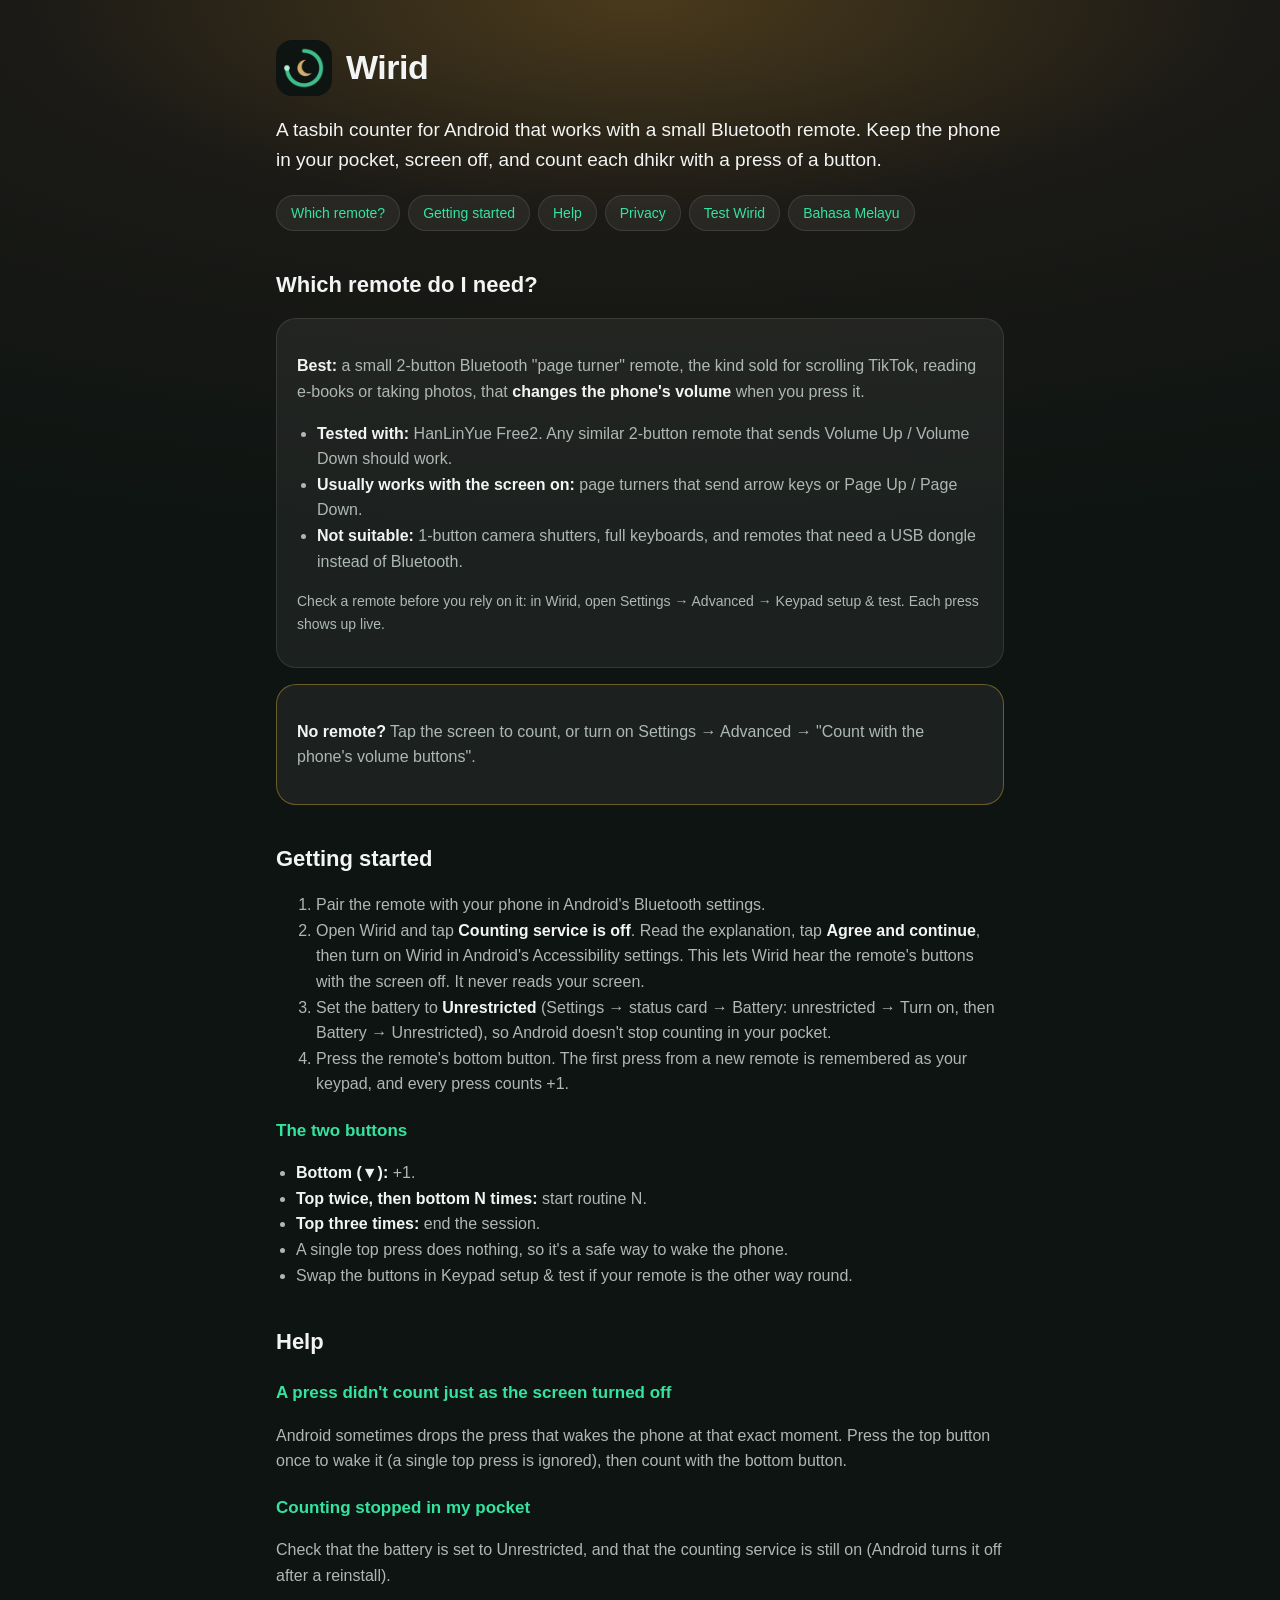
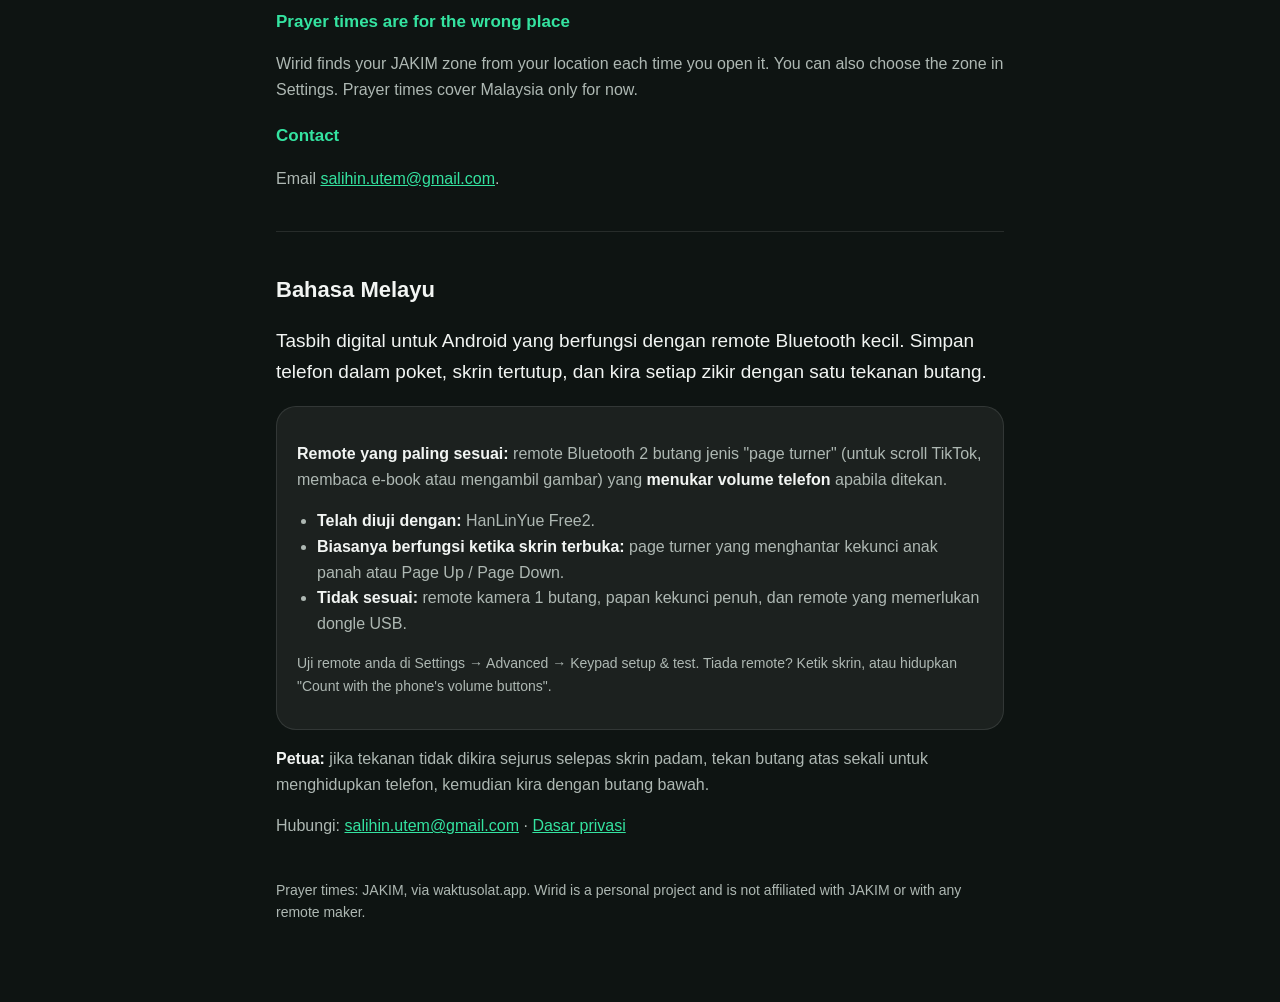
<file: index.html>
<!doctype html>
<html lang="en">
<head>
<meta charset="utf-8">
<meta name="viewport" content="width=device-width, initial-scale=1">
<title>Wirid: remote tasbih counter</title>
<meta name="description" content="Wirid is a dhikr counter for Android that works with a small Bluetooth remote, screen off, phone in your pocket.">
<link rel="icon" href="icon.png">
<link rel="stylesheet" href="style.css">
</head>
<body>
<main>
  <header><img src="icon.png" alt=""><h1>Wirid</h1></header>
  <p class="lead">A tasbih counter for Android that works with a small Bluetooth remote. Keep the phone in your pocket, screen off, and count each dhikr with a press of a button.</p>
  <nav><a href="#remote">Which remote?</a><a href="#start">Getting started</a><a href="#help">Help</a><a href="privacy.html">Privacy</a><a href="testers.html">Test Wirid</a><a href="#ms">Bahasa Melayu</a></nav>

  <h2 id="remote">Which remote do I need?</h2>
  <div class="card">
    <p><strong>Best:</strong> a small 2-button Bluetooth "page turner" remote, the kind sold for scrolling TikTok, reading e-books or taking photos, that <strong>changes the phone's volume</strong> when you press it.</p>
    <ul>
      <li><strong>Tested with:</strong> HanLinYue Free2. Any similar 2-button remote that sends Volume Up / Volume Down should work.</li>
      <li><strong>Usually works with the screen on:</strong> page turners that send arrow keys or Page Up / Page Down.</li>
      <li><strong>Not suitable:</strong> 1-button camera shutters, full keyboards, and remotes that need a USB dongle instead of Bluetooth.</li>
    </ul>
    <p class="muted">Check a remote before you rely on it: in Wirid, open Settings → Advanced → Keypad setup &amp; test. Each press shows up live.</p>
  </div>
  <div class="card gold">
    <p><strong>No remote?</strong> Tap the screen to count, or turn on Settings → Advanced → "Count with the phone's volume buttons".</p>
  </div>

  <h2 id="start">Getting started</h2>
  <ol>
    <li>Pair the remote with your phone in Android's Bluetooth settings.</li>
    <li>Open Wirid and tap <strong>Counting service is off</strong>. Read the explanation, tap <strong>Agree and continue</strong>, then turn on Wirid in Android's Accessibility settings. This lets Wirid hear the remote's buttons with the screen off. It never reads your screen.</li>
    <li>Set the battery to <strong>Unrestricted</strong> (Settings → status card → Battery: unrestricted → Turn on, then Battery → Unrestricted), so Android doesn't stop counting in your pocket.</li>
    <li>Press the remote's bottom button. The first press from a new remote is remembered as your keypad, and every press counts +1.</li>
  </ol>
  <h3>The two buttons</h3>
  <ul>
    <li><strong>Bottom (▼):</strong> +1.</li>
    <li><strong>Top twice, then bottom N times:</strong> start routine N.</li>
    <li><strong>Top three times:</strong> end the session.</li>
    <li>A single top press does nothing, so it's a safe way to wake the phone.</li>
    <li>Swap the buttons in Keypad setup &amp; test if your remote is the other way round.</li>
  </ul>

  <h2 id="help">Help</h2>
  <h3>A press didn't count just as the screen turned off</h3>
  <p>Android sometimes drops the press that wakes the phone at that exact moment. Press the top button once to wake it (a single top press is ignored), then count with the bottom button.</p>
  <h3>Counting stopped in my pocket</h3>
  <p>Check that the battery is set to Unrestricted, and that the counting service is still on (Android turns it off after a reinstall).</p>
  <h3>Prayer times are for the wrong place</h3>
  <p>Wirid finds your JAKIM zone from your location each time you open it. You can also choose the zone in Settings. Prayer times cover Malaysia only for now.</p>
  <h3>Contact</h3>
  <p>Email <a href="mailto:salihin.utem@gmail.com">salihin.utem@gmail.com</a>.</p>

  <hr>
  <h2 id="ms">Bahasa Melayu</h2>
  <p class="lead">Tasbih digital untuk Android yang berfungsi dengan remote Bluetooth kecil. Simpan telefon dalam poket, skrin tertutup, dan kira setiap zikir dengan satu tekanan butang.</p>
  <div class="card">
    <p><strong>Remote yang paling sesuai:</strong> remote Bluetooth 2 butang jenis "page turner" (untuk scroll TikTok, membaca e-book atau mengambil gambar) yang <strong>menukar volume telefon</strong> apabila ditekan.</p>
    <ul>
      <li><strong>Telah diuji dengan:</strong> HanLinYue Free2.</li>
      <li><strong>Biasanya berfungsi ketika skrin terbuka:</strong> page turner yang menghantar kekunci anak panah atau Page Up / Page Down.</li>
      <li><strong>Tidak sesuai:</strong> remote kamera 1 butang, papan kekunci penuh, dan remote yang memerlukan dongle USB.</li>
    </ul>
    <p class="muted">Uji remote anda di Settings → Advanced → Keypad setup &amp; test. Tiada remote? Ketik skrin, atau hidupkan "Count with the phone's volume buttons".</p>
  </div>
  <p><strong>Petua:</strong> jika tekanan tidak dikira sejurus selepas skrin padam, tekan butang atas sekali untuk menghidupkan telefon, kemudian kira dengan butang bawah.</p>
  <p>Hubungi: <a href="mailto:salihin.utem@gmail.com">salihin.utem@gmail.com</a> · <a href="privacy.html#ms">Dasar privasi</a></p>

  <p class="muted" style="margin-top:40px">Prayer times: JAKIM, via waktusolat.app. Wirid is a personal project and is not affiliated with JAKIM or with any remote maker.</p>
</main>
</body>
</html>
</file>
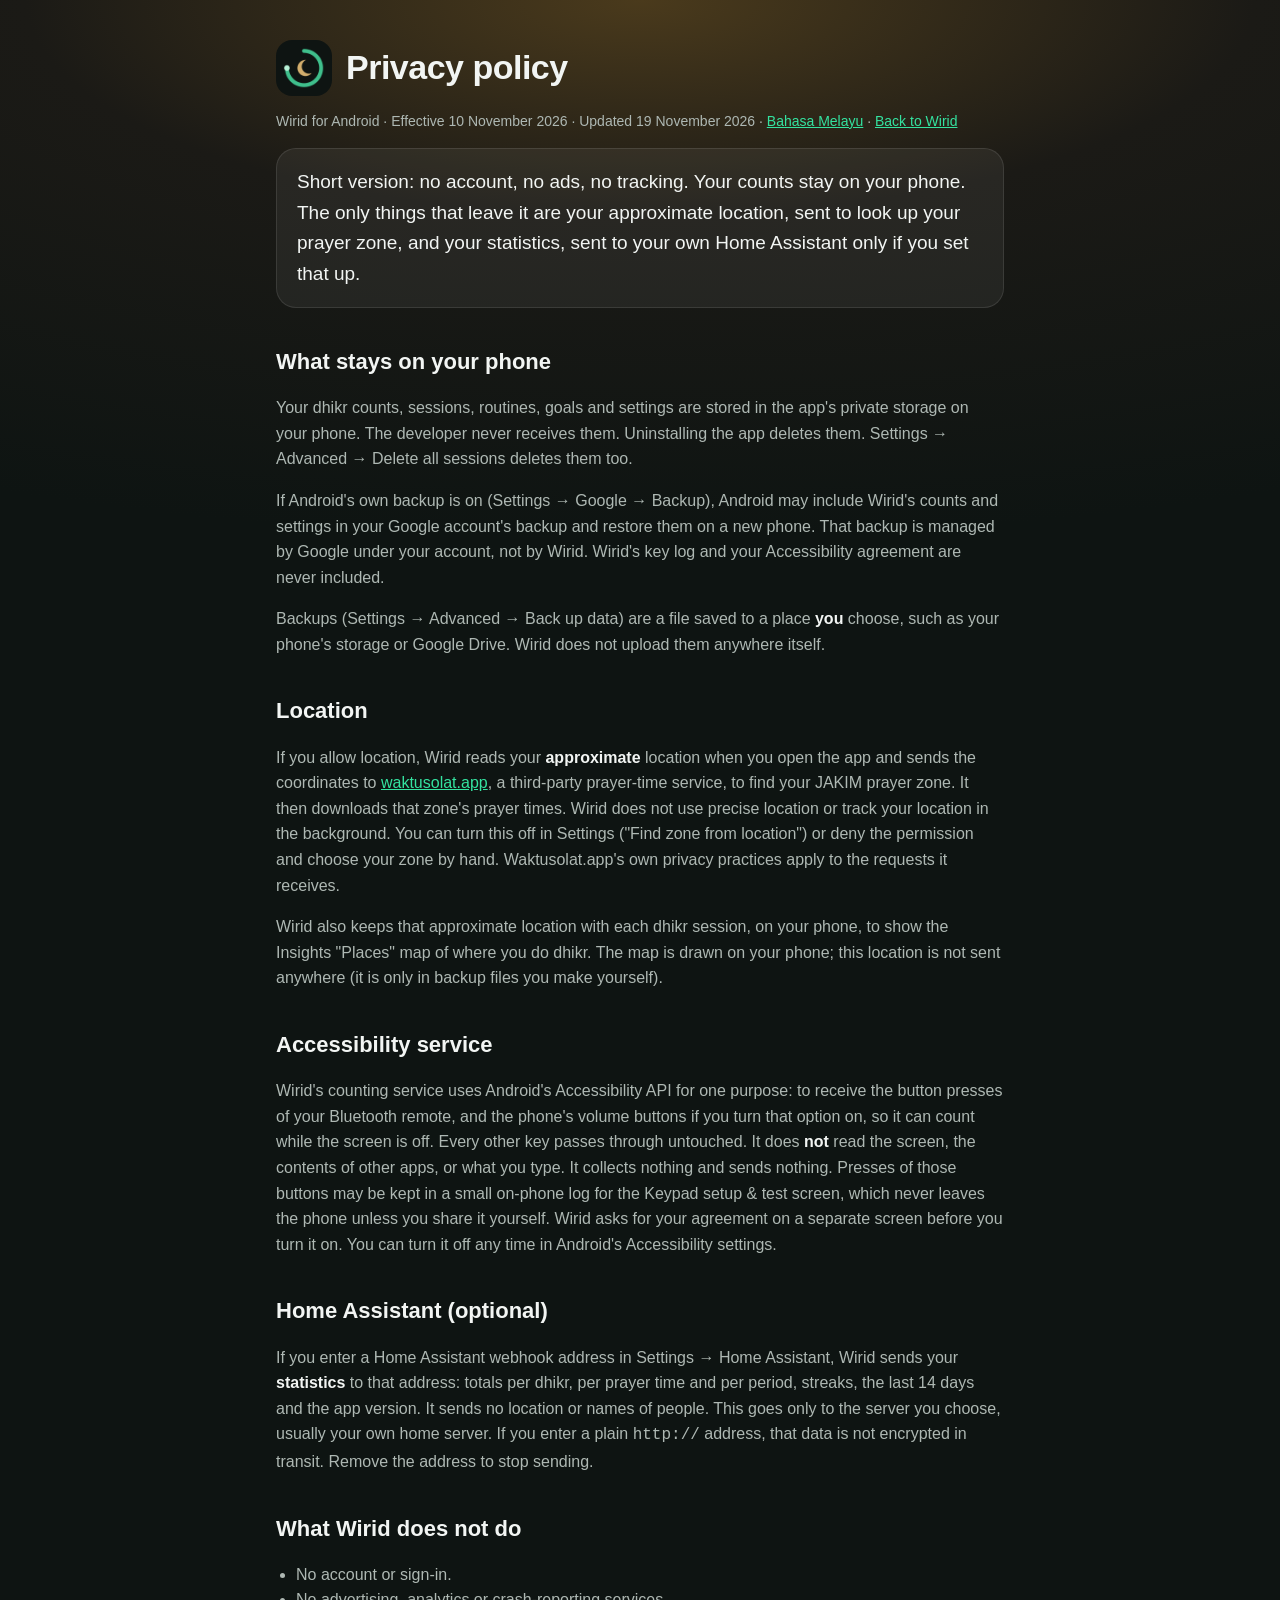
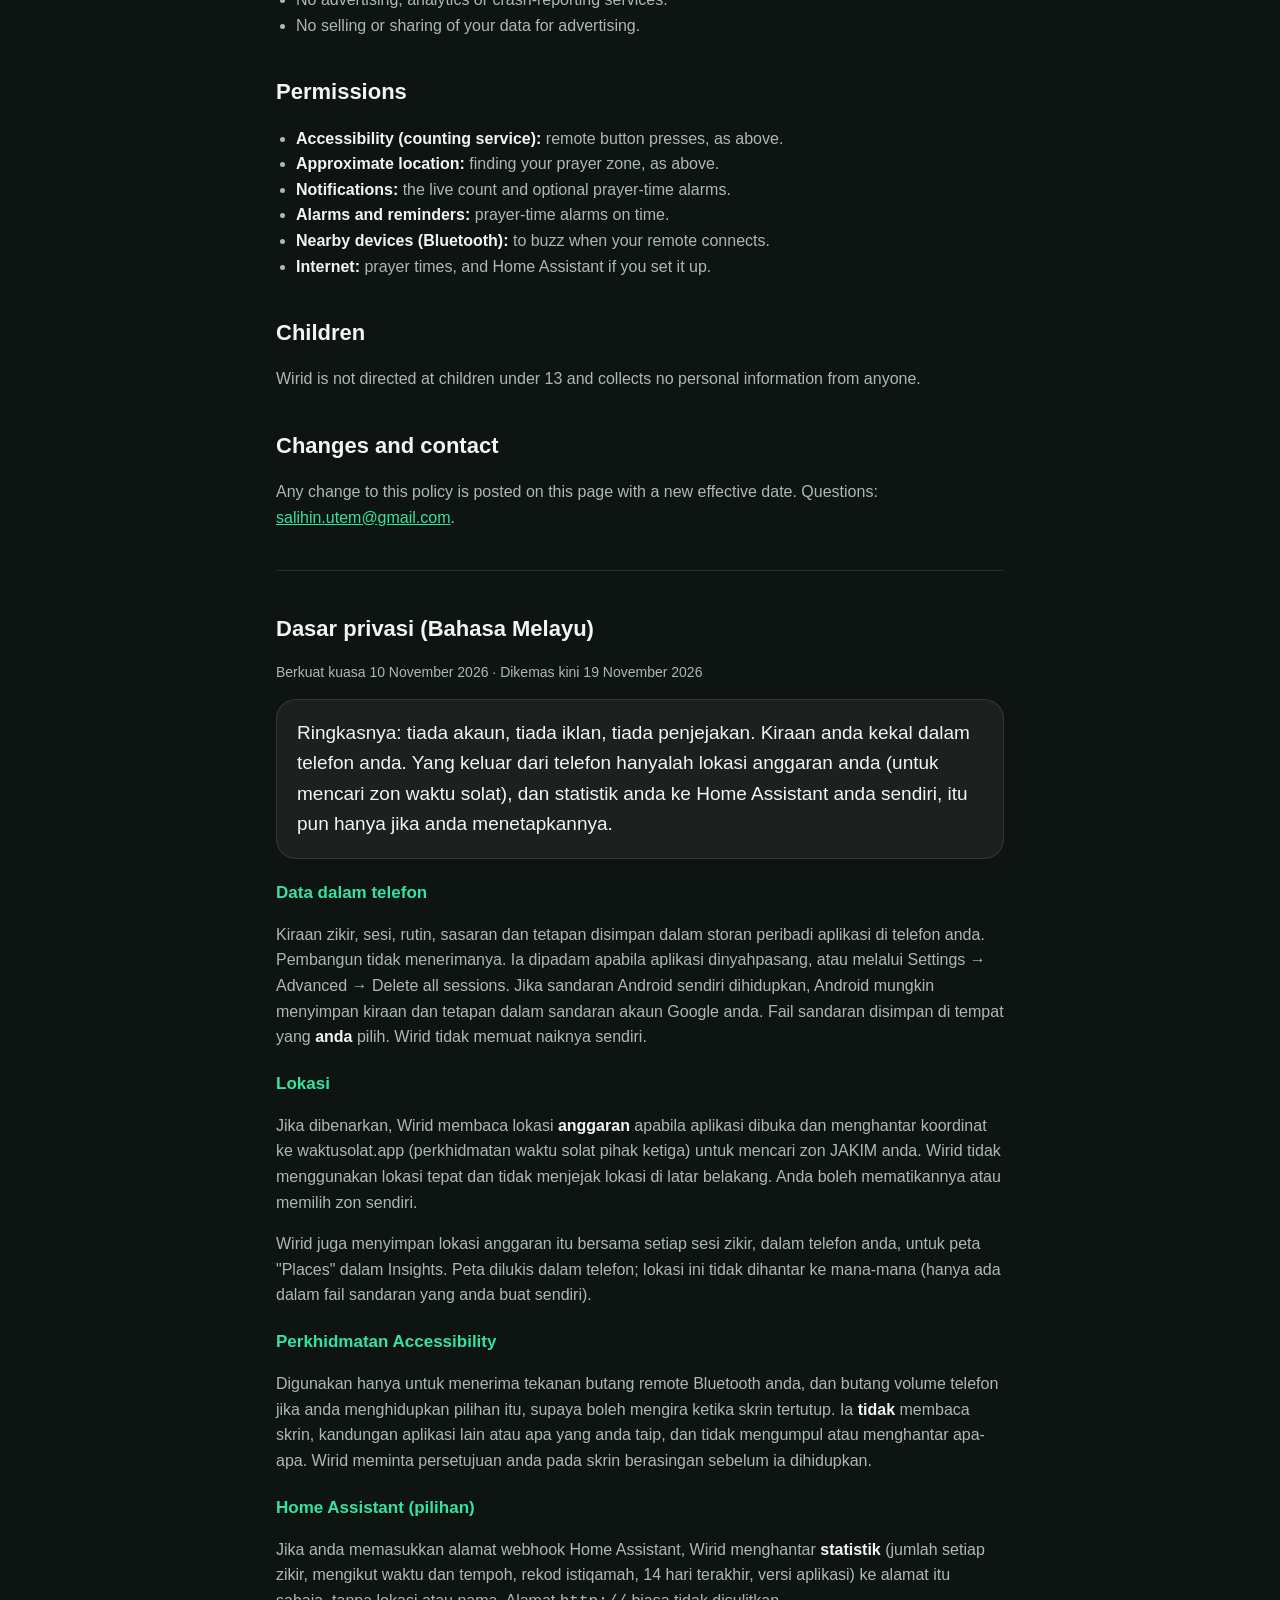
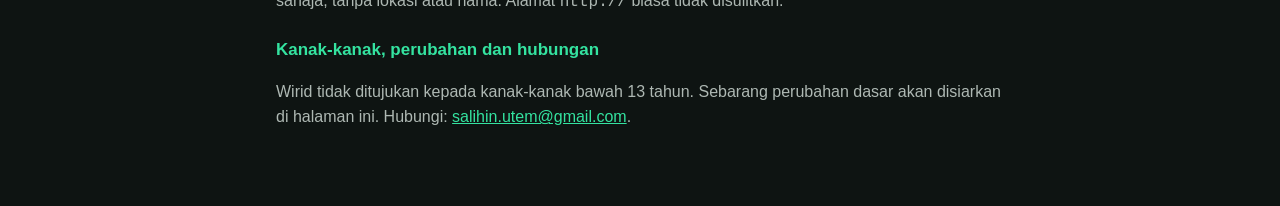
<file: privacy.html>
<!doctype html>
<html lang="en">
<head>
<meta charset="utf-8">
<meta name="viewport" content="width=device-width, initial-scale=1">
<title>Wirid privacy policy</title>
<link rel="icon" href="icon.png">
<link rel="stylesheet" href="style.css">
</head>
<body>
<main>
  <header><img src="icon.png" alt=""><h1>Privacy policy</h1></header>
  <p class="muted">Wirid for Android · Effective 10 November 2026 · Updated 19 November 2026 · <a href="#ms">Bahasa Melayu</a> · <a href="./">Back to Wirid</a></p>

  <div class="card"><p class="lead" style="margin:0">Short version: no account, no ads, no tracking. Your counts stay on your phone. The only things that leave it are your approximate location, sent to look up your prayer zone, and your statistics, sent to your own Home Assistant only if you set that up.</p></div>

  <h2>What stays on your phone</h2>
  <p>Your dhikr counts, sessions, routines, goals and settings are stored in the app's private storage on your phone. The developer never receives them. Uninstalling the app deletes them. Settings → Advanced → Delete all sessions deletes them too.</p>
  <p>If Android's own backup is on (Settings → Google → Backup), Android may include Wirid's counts and settings in your Google account's backup and restore them on a new phone. That backup is managed by Google under your account, not by Wirid. Wirid's key log and your Accessibility agreement are never included.</p>
  <p>Backups (Settings → Advanced → Back up data) are a file saved to a place <strong>you</strong> choose, such as your phone's storage or Google Drive. Wirid does not upload them anywhere itself.</p>

  <h2>Location</h2>
  <p>If you allow location, Wirid reads your <strong>approximate</strong> location when you open the app and sends the coordinates to <a href="https://waktusolat.app">waktusolat.app</a>, a third-party prayer-time service, to find your JAKIM prayer zone. It then downloads that zone's prayer times. Wirid does not use precise location or track your location in the background. You can turn this off in Settings ("Find zone from location") or deny the permission and choose your zone by hand. Waktusolat.app's own privacy practices apply to the requests it receives.</p>
  <p>Wirid also keeps that approximate location with each dhikr session, on your phone, to show the Insights "Places" map of where you do dhikr. The map is drawn on your phone; this location is not sent anywhere (it is only in backup files you make yourself).</p>

  <h2>Accessibility service</h2>
  <p>Wirid's counting service uses Android's Accessibility API for one purpose: to receive the button presses of your Bluetooth remote, and the phone's volume buttons if you turn that option on, so it can count while the screen is off. Every other key passes through untouched. It does <strong>not</strong> read the screen, the contents of other apps, or what you type. It collects nothing and sends nothing. Presses of those buttons may be kept in a small on-phone log for the Keypad setup &amp; test screen, which never leaves the phone unless you share it yourself. Wirid asks for your agreement on a separate screen before you turn it on. You can turn it off any time in Android's Accessibility settings.</p>

  <h2>Home Assistant (optional)</h2>
  <p>If you enter a Home Assistant webhook address in Settings → Home Assistant, Wirid sends your <strong>statistics</strong> to that address: totals per dhikr, per prayer time and per period, streaks, the last 14 days and the app version. It sends no location or names of people. This goes only to the server you choose, usually your own home server. If you enter a plain <code>http://</code> address, that data is not encrypted in transit. Remove the address to stop sending.</p>

  <h2>What Wirid does not do</h2>
  <ul>
    <li>No account or sign-in.</li>
    <li>No advertising, analytics or crash-reporting services.</li>
    <li>No selling or sharing of your data for advertising.</li>
  </ul>

  <h2>Permissions</h2>
  <ul>
    <li><strong>Accessibility (counting service):</strong> remote button presses, as above.</li>
    <li><strong>Approximate location:</strong> finding your prayer zone, as above.</li>
    <li><strong>Notifications:</strong> the live count and optional prayer-time alarms.</li>
    <li><strong>Alarms and reminders:</strong> prayer-time alarms on time.</li>
    <li><strong>Nearby devices (Bluetooth):</strong> to buzz when your remote connects.</li>
    <li><strong>Internet:</strong> prayer times, and Home Assistant if you set it up.</li>
  </ul>

  <h2>Children</h2>
  <p>Wirid is not directed at children under 13 and collects no personal information from anyone.</p>

  <h2>Changes and contact</h2>
  <p>Any change to this policy is posted on this page with a new effective date. Questions: <a href="mailto:salihin.utem@gmail.com">salihin.utem@gmail.com</a>.</p>

  <hr>
  <h2 id="ms">Dasar privasi (Bahasa Melayu)</h2>
  <p class="muted">Berkuat kuasa 10 November 2026 · Dikemas kini 19 November 2026</p>
  <div class="card"><p class="lead" style="margin:0">Ringkasnya: tiada akaun, tiada iklan, tiada penjejakan. Kiraan anda kekal dalam telefon anda. Yang keluar dari telefon hanyalah lokasi anggaran anda (untuk mencari zon waktu solat), dan statistik anda ke Home Assistant anda sendiri, itu pun hanya jika anda menetapkannya.</p></div>
  <h3>Data dalam telefon</h3>
  <p>Kiraan zikir, sesi, rutin, sasaran dan tetapan disimpan dalam storan peribadi aplikasi di telefon anda. Pembangun tidak menerimanya. Ia dipadam apabila aplikasi dinyahpasang, atau melalui Settings → Advanced → Delete all sessions. Jika sandaran Android sendiri dihidupkan, Android mungkin menyimpan kiraan dan tetapan dalam sandaran akaun Google anda. Fail sandaran disimpan di tempat yang <strong>anda</strong> pilih. Wirid tidak memuat naiknya sendiri.</p>
  <h3>Lokasi</h3>
  <p>Jika dibenarkan, Wirid membaca lokasi <strong>anggaran</strong> apabila aplikasi dibuka dan menghantar koordinat ke waktusolat.app (perkhidmatan waktu solat pihak ketiga) untuk mencari zon JAKIM anda. Wirid tidak menggunakan lokasi tepat dan tidak menjejak lokasi di latar belakang. Anda boleh mematikannya atau memilih zon sendiri.</p>
  <p>Wirid juga menyimpan lokasi anggaran itu bersama setiap sesi zikir, dalam telefon anda, untuk peta "Places" dalam Insights. Peta dilukis dalam telefon; lokasi ini tidak dihantar ke mana-mana (hanya ada dalam fail sandaran yang anda buat sendiri).</p>
  <h3>Perkhidmatan Accessibility</h3>
  <p>Digunakan hanya untuk menerima tekanan butang remote Bluetooth anda, dan butang volume telefon jika anda menghidupkan pilihan itu, supaya boleh mengira ketika skrin tertutup. Ia <strong>tidak</strong> membaca skrin, kandungan aplikasi lain atau apa yang anda taip, dan tidak mengumpul atau menghantar apa-apa. Wirid meminta persetujuan anda pada skrin berasingan sebelum ia dihidupkan.</p>
  <h3>Home Assistant (pilihan)</h3>
  <p>Jika anda memasukkan alamat webhook Home Assistant, Wirid menghantar <strong>statistik</strong> (jumlah setiap zikir, mengikut waktu dan tempoh, rekod istiqamah, 14 hari terakhir, versi aplikasi) ke alamat itu sahaja, tanpa lokasi atau nama. Alamat <code>http://</code> biasa tidak disulitkan.</p>
  <h3>Kanak-kanak, perubahan dan hubungan</h3>
  <p>Wirid tidak ditujukan kepada kanak-kanak bawah 13 tahun. Sebarang perubahan dasar akan disiarkan di halaman ini. Hubungi: <a href="mailto:salihin.utem@gmail.com">salihin.utem@gmail.com</a>.</p>
</main>
</body>
</html>
</file>
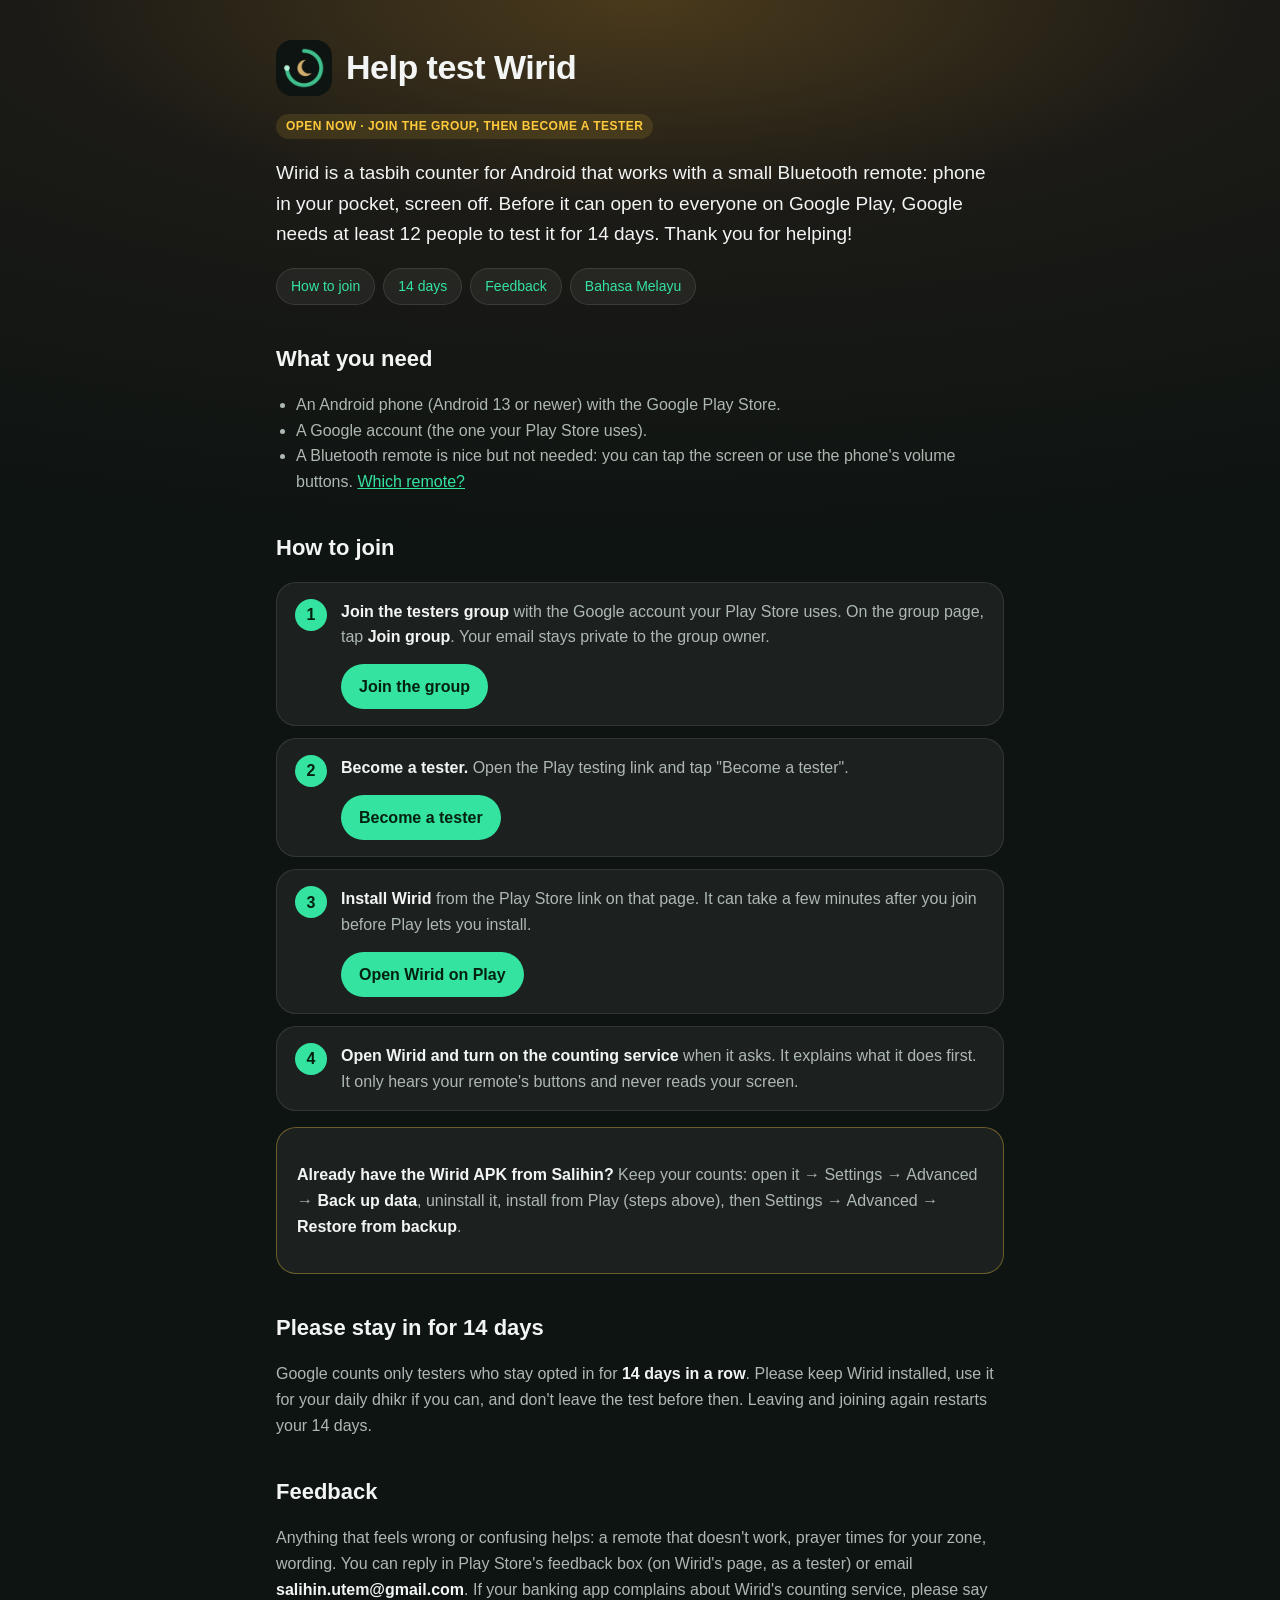
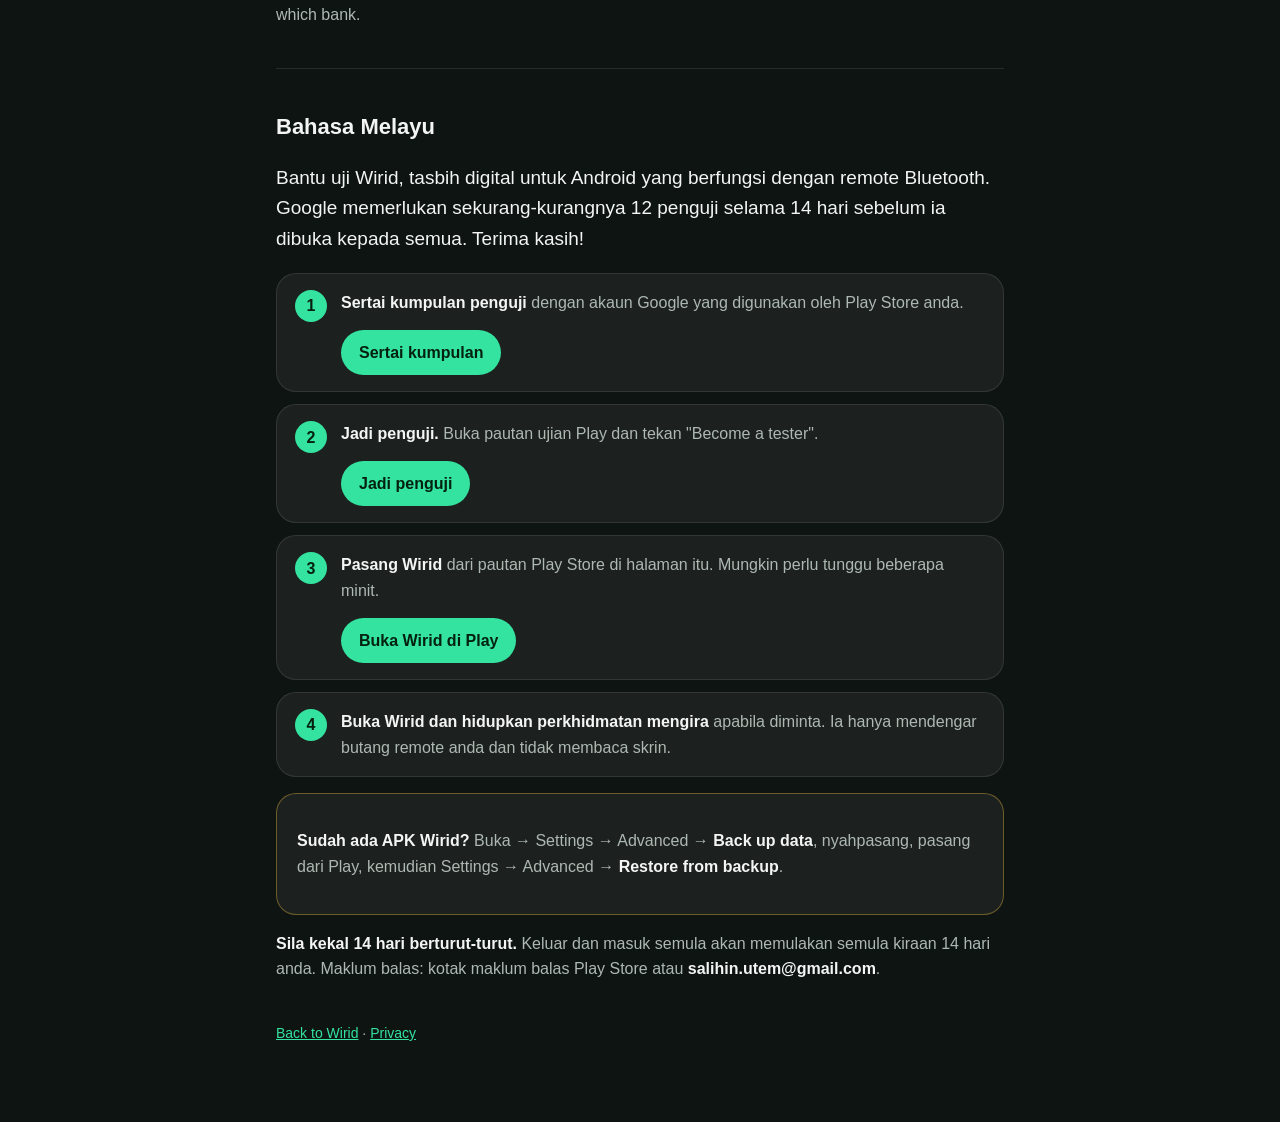
<file: testers.html>
<!doctype html>
<html lang="en">
<head>
<meta charset="utf-8">
<meta name="viewport" content="width=device-width, initial-scale=1">
<title>Test Wirid</title>
<meta name="description" content="Help test Wirid, a remote tasbih counter for Android, before it opens to everyone on Google Play.">
<link rel="icon" href="icon.png">
<link rel="stylesheet" href="style.css">
<style>
  .steps { counter-reset: s; list-style: none; padding: 0; display: flex; flex-direction: column; gap: 12px; }
  .steps > li { counter-increment: s; display: flex; gap: 14px; align-items: flex-start; background: var(--card); border: 1px solid var(--edge); border-radius: 20px; padding: 16px 18px; }
  .steps > li::before { content: counter(s); flex: none; width: 32px; height: 32px; border-radius: 50%; display: grid; place-items: center; font-weight: 700; color: #04210F; background: var(--emerald); }
  .steps p { margin: 4px 0 0; }
  .btn { display: inline-block; margin-top: 10px; padding: 10px 18px; border-radius: 999px; background: var(--emerald); color: #04210F; font-weight: 700; text-decoration: none; }
  .btn.soon { background: rgba(255,255,255,0.08); color: var(--soft); pointer-events: none; }
  .tag { display: inline-block; font-size: 12px; font-weight: 700; letter-spacing: .04em; text-transform: uppercase; color: var(--gold); background: rgba(255,201,60,0.12); padding: 3px 10px; border-radius: 999px; }
</style>
</head>
<body>
<main>
  <header><img src="icon.png" alt=""><h1>Help test Wirid</h1></header>
  <p><span class="tag" id="state">Open now · join the group, then become a tester</span></p>
  <p class="lead">Wirid is a tasbih counter for Android that works with a small Bluetooth remote: phone in your pocket, screen off. Before it can open to everyone on Google Play, Google needs at least 12 people to test it for 14 days. Thank you for helping!</p>
  <nav><a href="#join">How to join</a><a href="#stay">14 days</a><a href="#feedback">Feedback</a><a href="#ms">Bahasa Melayu</a></nav>

  <h2>What you need</h2>
  <ul>
    <li>An Android phone (Android 13 or newer) with the Google Play Store.</li>
    <li>A Google account (the one your Play Store uses).</li>
    <li>A Bluetooth remote is nice but not needed: you can tap the screen or use the phone's volume buttons. <a href="./#remote">Which remote?</a></li>
  </ul>

  <h2 id="join">How to join</h2>
  <ol class="steps">
    <li><div><strong>Join the testers group</strong> with the Google account your Play Store uses. On the group page, tap <strong>Join group</strong>. Your email stays private to the group owner.
      <p><a class="btn" id="group" href="https://groups.google.com/g/wirid-android-testers">Join the group</a></p></div></li>
    <li><div><strong>Become a tester.</strong> Open the Play testing link and tap "Become a tester".
      <p><a class="btn" id="optin" href="https://play.google.com/apps/testing/my.wirid.app">Become a tester</a></p></div></li>
    <li><div><strong>Install Wirid</strong> from the Play Store link on that page. It can take a few minutes after you join before Play lets you install.
      <p><a class="btn" id="install" href="https://play.google.com/store/apps/details?id=my.wirid.app">Open Wirid on Play</a></p></div></li>
    <li><div><strong>Open Wirid and turn on the counting service</strong> when it asks. It explains what it does first. It only hears your remote's buttons and never reads your screen.</div></li>
  </ol>

  <div class="card gold">
    <p><strong>Already have the Wirid APK from Salihin?</strong> Keep your counts: open it → Settings → Advanced → <strong>Back up data</strong>, uninstall it, install from Play (steps above), then Settings → Advanced → <strong>Restore from backup</strong>.</p>
  </div>

  <h2 id="stay">Please stay in for 14 days</h2>
  <p>Google counts only testers who stay opted in for <strong>14 days in a row</strong>. Please keep Wirid installed, use it for your daily dhikr if you can, and don't leave the test before then. Leaving and joining again restarts your 14 days.</p>

  <h2 id="feedback">Feedback</h2>
  <p>Anything that feels wrong or confusing helps: a remote that doesn't work, prayer times for your zone, wording. You can reply in Play Store's feedback box (on Wirid's page, as a tester) or email <strong>salihin.utem@gmail.com</strong>. If your banking app complains about Wirid's counting service, please say which bank.</p>

  <hr>
  <h2 id="ms">Bahasa Melayu</h2>
  <p class="lead">Bantu uji Wirid, tasbih digital untuk Android yang berfungsi dengan remote Bluetooth. Google memerlukan sekurang-kurangnya 12 penguji selama 14 hari sebelum ia dibuka kepada semua. Terima kasih!</p>
  <ol class="steps">
    <li><div><strong>Sertai kumpulan penguji</strong> dengan akaun Google yang digunakan oleh Play Store anda.
      <p><a class="btn" id="group-ms" href="https://groups.google.com/g/wirid-android-testers">Sertai kumpulan</a></p></div></li>
    <li><div><strong>Jadi penguji.</strong> Buka pautan ujian Play dan tekan "Become a tester".
      <p><a class="btn" id="optin-ms" href="https://play.google.com/apps/testing/my.wirid.app">Jadi penguji</a></p></div></li>
    <li><div><strong>Pasang Wirid</strong> dari pautan Play Store di halaman itu. Mungkin perlu tunggu beberapa minit.
      <p><a class="btn" id="install-ms" href="https://play.google.com/store/apps/details?id=my.wirid.app">Buka Wirid di Play</a></p></div></li>
    <li><div><strong>Buka Wirid dan hidupkan perkhidmatan mengira</strong> apabila diminta. Ia hanya mendengar butang remote anda dan tidak membaca skrin.</div></li>
  </ol>
  <div class="card gold"><p><strong>Sudah ada APK Wirid?</strong> Buka → Settings → Advanced → <strong>Back up data</strong>, nyahpasang, pasang dari Play, kemudian Settings → Advanced → <strong>Restore from backup</strong>.</p></div>
  <p><strong>Sila kekal 14 hari berturut-turut.</strong> Keluar dan masuk semula akan memulakan semula kiraan 14 hari anda. Maklum balas: kotak maklum balas Play Store atau <strong>salihin.utem@gmail.com</strong>.</p>

  <p class="muted" style="margin-top:40px"><a href="./">Back to Wirid</a> · <a href="privacy.html">Privacy</a></p>
</main>
</body>
</html>
</file>
<file: style.css>
:root { --ink:#0E1412; --text:#F2F5F3; --soft:#AEB8B3; --emerald:#34E3A0; --gold:#FFC93C; --card:rgba(255,255,255,0.06); --edge:rgba(255,255,255,0.10); }
* { box-sizing:border-box; }
html { -webkit-text-size-adjust:100%; }
body { margin:0; color:var(--text); font:16px/1.6 -apple-system, "Segoe UI", Roboto, Helvetica, Arial, sans-serif;
  background: radial-gradient(120% 60% at 50% 0%, #4A3A1C 0%, #1B1A16 40%, var(--ink) 100%) fixed var(--ink); }
main { max-width:760px; margin:0 auto; padding:40px 16px 64px; }
header { display:flex; align-items:center; gap:14px; margin-bottom:8px; }
header img { width:56px; height:56px; border-radius:16px; }
h1 { font-size:34px; line-height:1.15; margin:0; letter-spacing:-0.5px; }
h2 { font-size:22px; margin:36px 0 10px; }
h3 { font-size:17px; margin:20px 0 6px; color:var(--emerald); }
p, li { color:var(--soft); }
strong { color:var(--text); }
a { color:var(--emerald); }
.lead { font-size:19px; color:var(--text); }
.card { background:var(--card); border:1px solid var(--edge); border-radius:20px; padding:18px 20px; margin:16px 0; }
.card.gold { border-color:rgba(255,201,60,0.35); }
ul { padding-left:20px; }
.muted { font-size:14px; color:var(--soft); }
nav { margin:12px 0 24px; display:flex; flex-wrap:wrap; gap:8px; }
nav a { padding:6px 14px; border-radius:999px; background:var(--card); border:1px solid var(--edge); text-decoration:none; font-size:14px; }
hr { border:0; border-top:1px solid var(--edge); margin:40px 0; }
</file>
